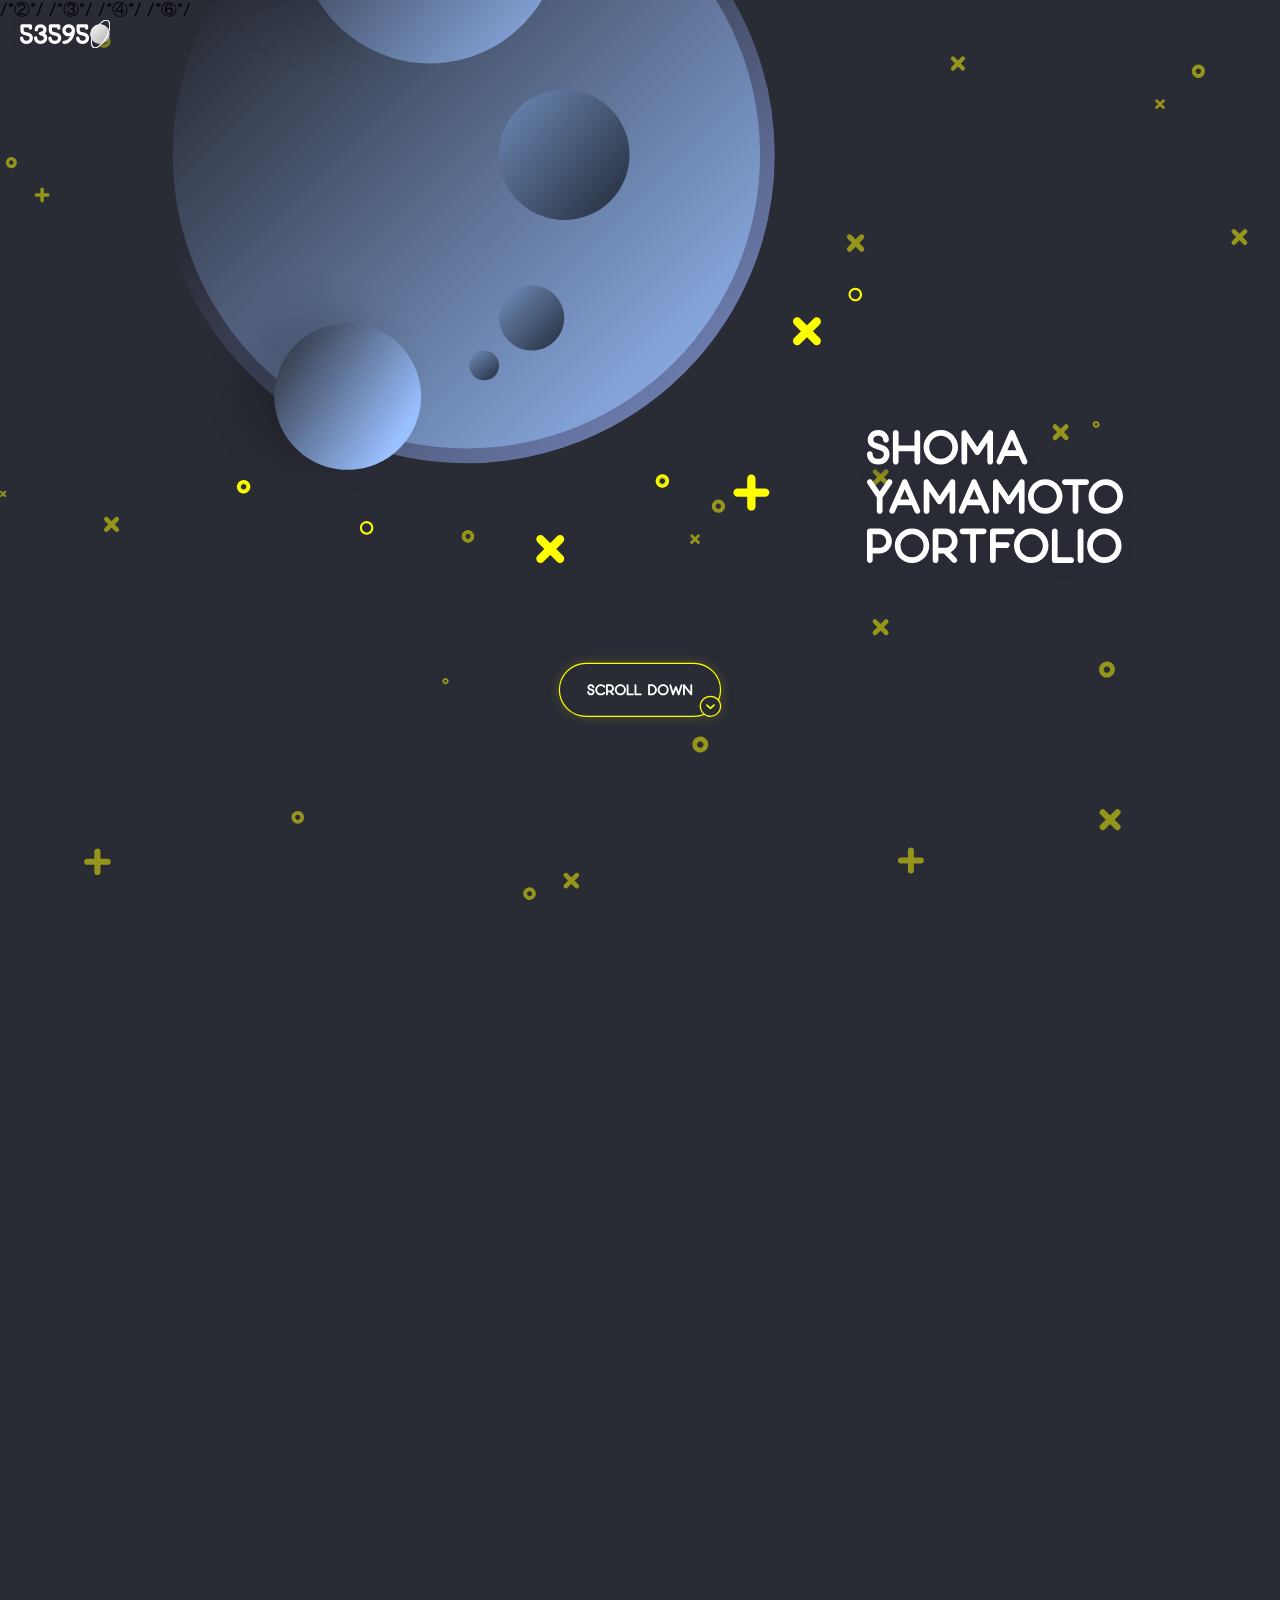
<file: index.html>
<!DOCTYPE html>
<html lang="ja">
<head>
  <!-- Global site tag (gtag.js) - Google Analytics -->
  <script async src="https://www.googletagmanager.com/gtag/js?id=UA-142996184-1"></script>
  <script>
    window.dataLayer = window.dataLayer || [];
    function gtag(){dataLayer.push(arguments);}
    gtag('js', new Date());

    gtag('config', 'UA-142996184-1');
  </script>

  <meta name="twitter:card" content="summary_large_image">
  <meta name="twitter:site" content="@mt_book10" /> /*②*/
  <meta property="og:url" content="https://fizzee.github.io/535950" /> /*③*/
  <meta property="og:title" content="Shoma Yamamoto Portfolio" /> /*④*/
  <meta property="og:image" content="img/twittercard.png" /> /*⑥*/

  <link rel="stylesheet" type="text/css" href="css/style.css">
  <link href="https://fonts.googleapis.com/css?family=Comfortaa" rel="stylesheet">
  <link href="https://fonts.googleapis.com/css?family=M+PLUS+Rounded+1c" rel="stylesheet">
  <link href="https://fonts.googleapis.com/css?family=Comfortaa:600&display=swap" rel="stylesheet">
  <link rel="stylesheet" href="https://use.fontawesome.com/releases/v5.5.0/css/all.css" integrity="sha384-B4dIYHKNBt8Bc12p+WXckhzcICo0wtJAoU8YZTY5qE0Id1GSseTk6S+L3BlXeVIU" crossorigin="anonymous">
  <meta charset="utf-8">
  <meta name="viewport" content="width=device-width,initial-scale=1">
  <link href="https://unpkg.com/aos@2.3.1/dist/aos.css" rel="stylesheet">
  <link rel="stylesheet" href="css/fullpage.min.css">
  <link rel=”shortcut icon” href="img/favicon.png">
  <title>Shoma Yamamoto Portfolio</title>
<body>


  <a href="index.html"><div><img src="img/SYP.svg" class="floating"></div></a>
  <div id="fullpage">
    <div class="section">
      <div id="planet"> <img src="img/planet0.svg" class="img0"> <img src="img/SYPL.svg" class="sypl"> </div>
      <div class="scroll_buttom" data-page="2"> <img src="img/SB.svg" class="SB"></div>
    </div>
    <!--/#section1-->


    <div class="section">
      <div id="white-background">
        <div id="works_mom"><a href = "works.html"><img src="img/WORKS.svg" class="works"></a></div>
      </div>
    </div>
    <!--/#section2-->

    <div class="section">
      <div id="white-background">
        <div id="aboutme_mom"><a href = "aboutme.html"><img src="img/ABOUTME.svg" class="aboutme"></a></div>
      </div>
    </div>

    <div class="section">

<div id="contactme_mom"><a href = "https://tayori.com/form/c89b76659560358234ce7260791f5c3ed53e412e"><img src="img/contactme.svg" class="contactme"></a></div>

    </div>


  </div>
  <!--/#pagepiling-->
  <!-- js -->
  <script src="https://unpkg.com/aos@2.3.1/dist/aos.js"></script>
  <script>
    AOS.init();
  </script>
  <script src="//ajax.googleapis.com/ajax/libs/jquery/3.3.1/jquery.min.js"></script>
  <script src="js/easings.min.js"></script>
  <script src="js/scrolloverflow.min.js"></script>
  <script src="js/fullpage.min.js"></script>
  <script>
    $(function(){
      $('#fullpage').fullpage({

      scrollingSpeed: 700, //スクロールのスピード
      autoScrolling: true, //スクロールした際に自動で次の要素を表示
      fitToSection: true, //要素を自動で画面に合わせて調整
      fitToSectionDelay: 800, //自動で画面に合わせる際のスピード
      scrollBar: false, //ブラウザのスクロールバーの表示
      css3:false,

    });
    });

    const $btn = $('.scroll_buttom');

//ページ送りボタン
    $btn.on('click',(e)=>{
    e.preventDefault();
    let movePage = $(e.currentTarget).data('page'); //data要素の番号を取り出す
    $.fn.fullpage.moveTo(movePage); //Pageを動かすメソッドにより出した番号をつける
  });
  </script>
</body>
</html>
</file>
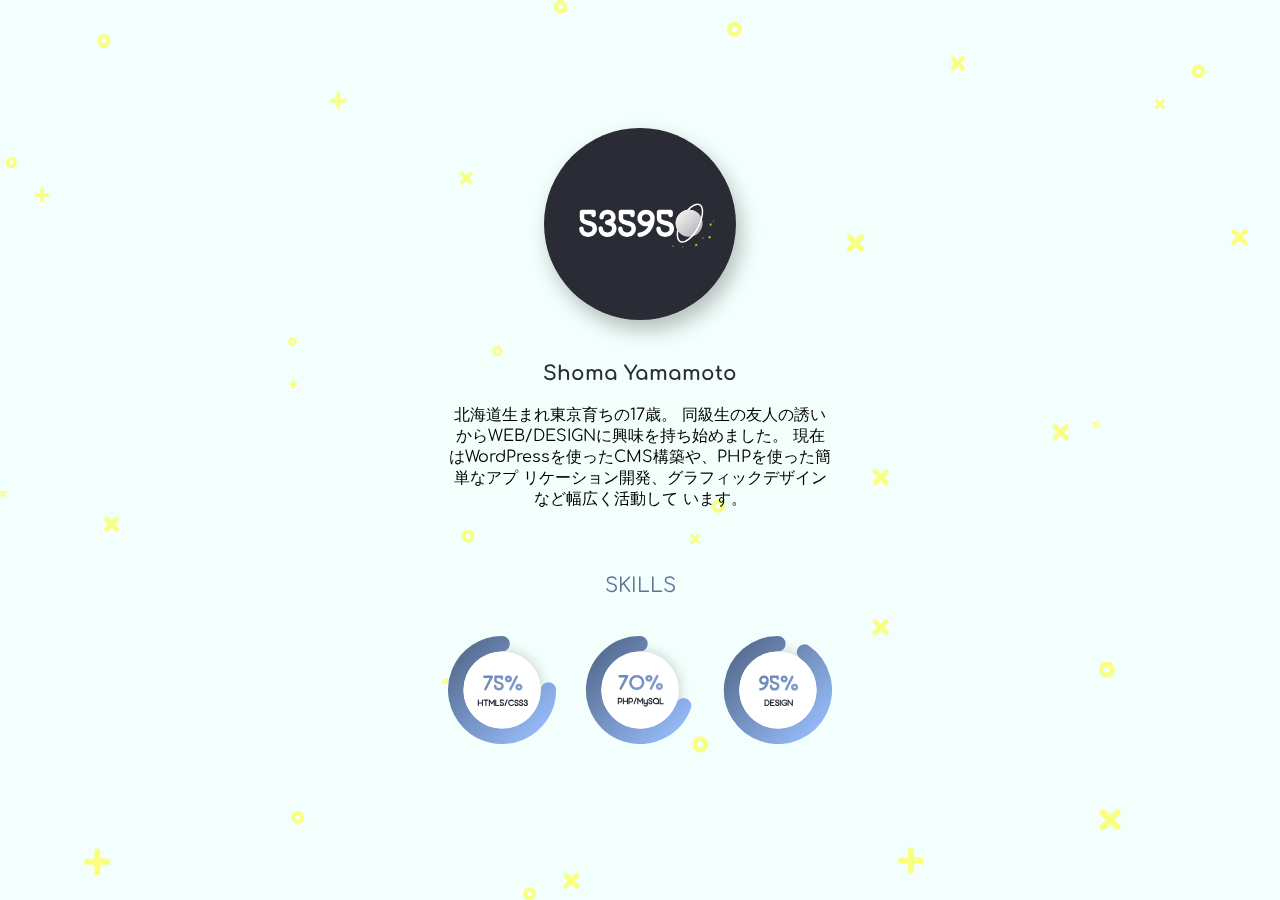
<file: aboutme.html>
<!DOCTYPE html>
<html lang="ja">
<head>
  <!-- Global site tag (gtag.js) - Google Analytics -->
  <script async src="https://www.googletagmanager.com/gtag/js?id=UA-142996184-1"></script>
  <script>
    window.dataLayer = window.dataLayer || [];
    function gtag(){dataLayer.push(arguments);}
    gtag('js', new Date());

    gtag('config', 'UA-142996184-1');
  </script>
  <link rel="stylesheet" type="text/css" href="css/aboutme.css">
  <link rel="stylesheet" type="text/css" href="css/style.css">
  <link rel="stylesheet" type="text/css" href="css/works.css">
  <link href="https://fonts.googleapis.com/css?family=Comfortaa" rel="stylesheet">
  <link href="https://fonts.googleapis.com/css?family=M+PLUS+Rounded+1c" rel="stylesheet">
  <link href="https://fonts.googleapis.com/css?family=Comfortaa:600&display=swap" rel="stylesheet">
  <link rel="stylesheet" href="https://use.fontawesome.com/releases/v5.5.0/css/all.css" integrity="sha384-B4dIYHKNBt8Bc12p+WXckhzcICo0wtJAoU8YZTY5qE0Id1GSseTk6S+L3BlXeVIU" crossorigin="anonymous">
  <meta charset="utf-8">
  <meta name="viewport" content="width=device-width,initial-scale=1">
  <link href="https://unpkg.com/aos@2.3.1/dist/aos.css" rel="stylesheet">
  <link rel="stylesheet" href="css/fullpage.min.css">
  <link rel=”shortcut icon” href="img/favicon.png">
  <title>Shoma Yamamoto Portfolio</title>
</head>

<body>

<a href="index.html" class = "back"><i class="fas fa-arrow-left floating"></i></a>

<img src="img/mylogo.svg" class="mylogo">

<p class = "name">Shoma Yamamoto</p>

<p class = "description">
北海道生まれ東京育ちの17歳。
同級生の友人の誘いからWEB/DESIGNに興味を持ち始めました。
現在はWordPressを使ったCMS構築や、PHPを使った簡単なアプ
リケーション開発、グラフィックデザインなど幅広く活動して
います。
</p>

<p class = "s-title"><i class="fas fa-bolt"></i>  SKILLS  <i class="fas fa-bolt"></i></p>

<img src="img/skills.svg" class="skills">

</body>
</file>
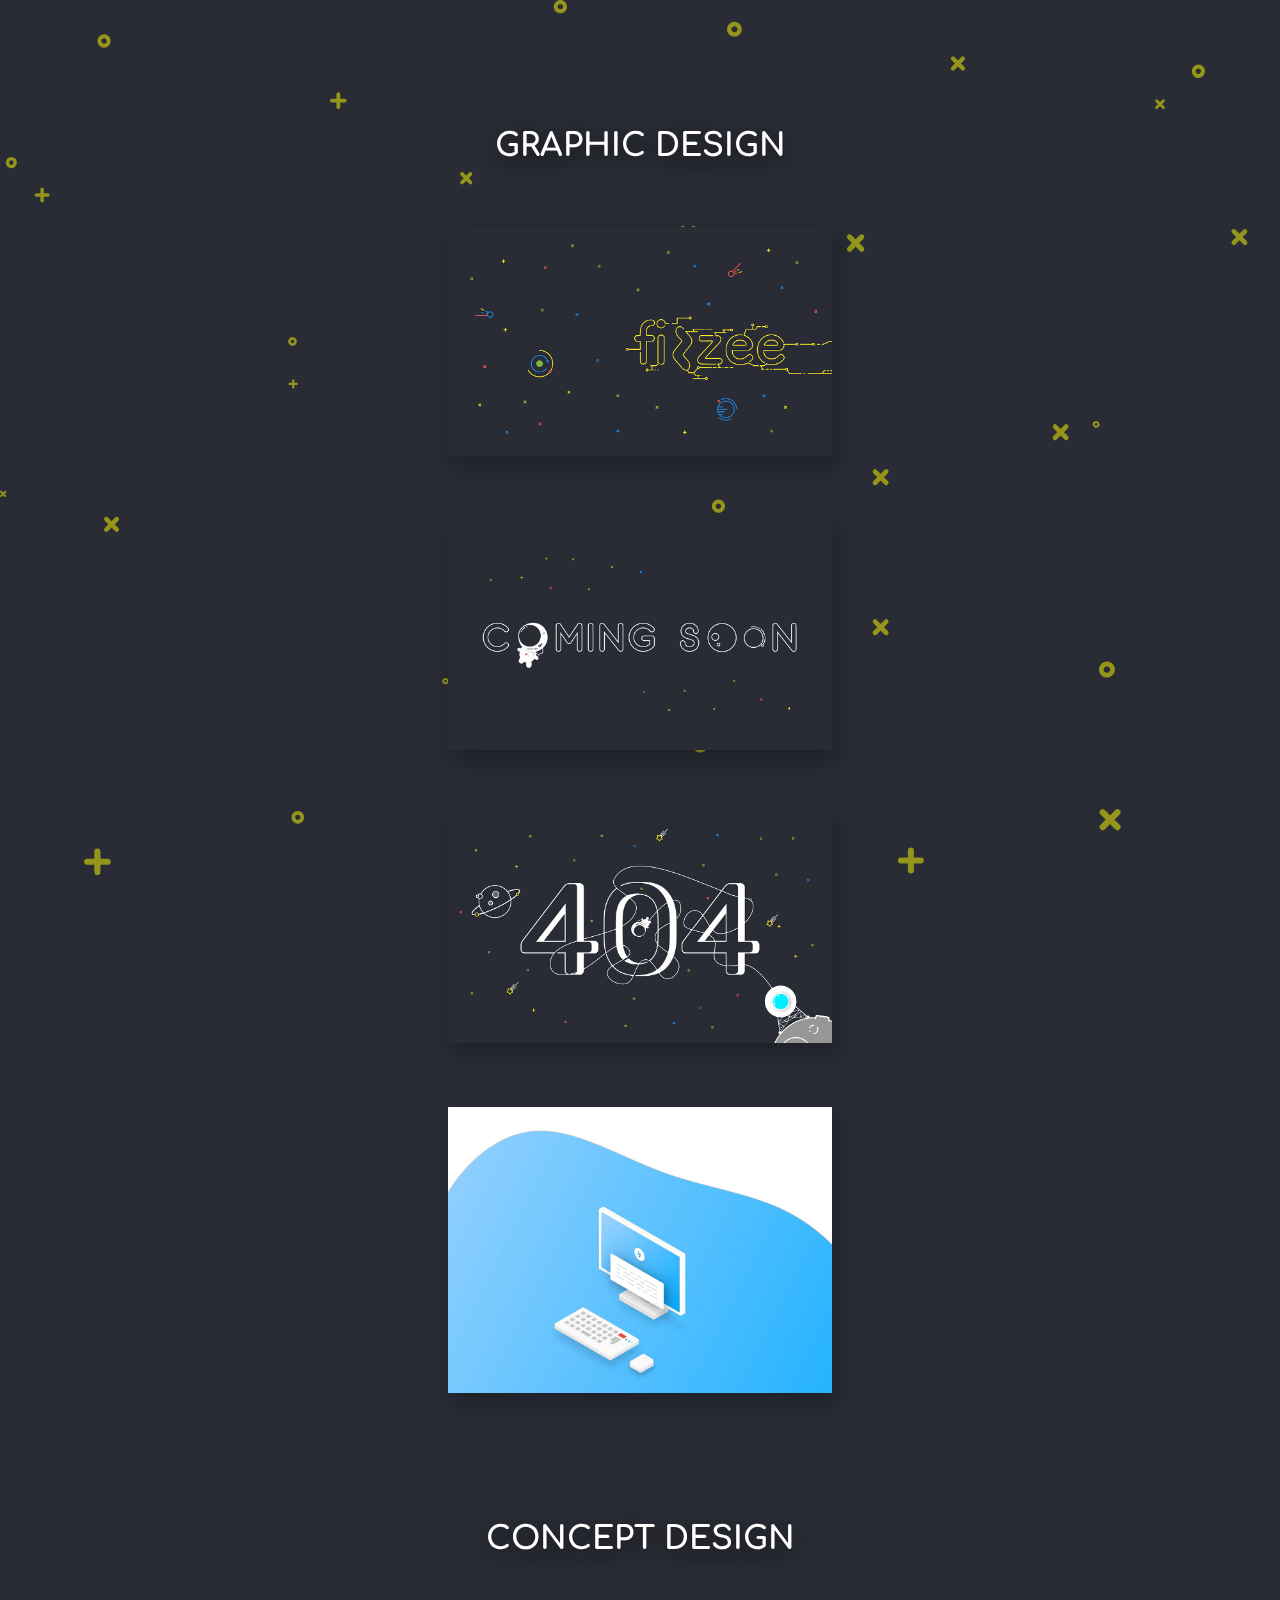
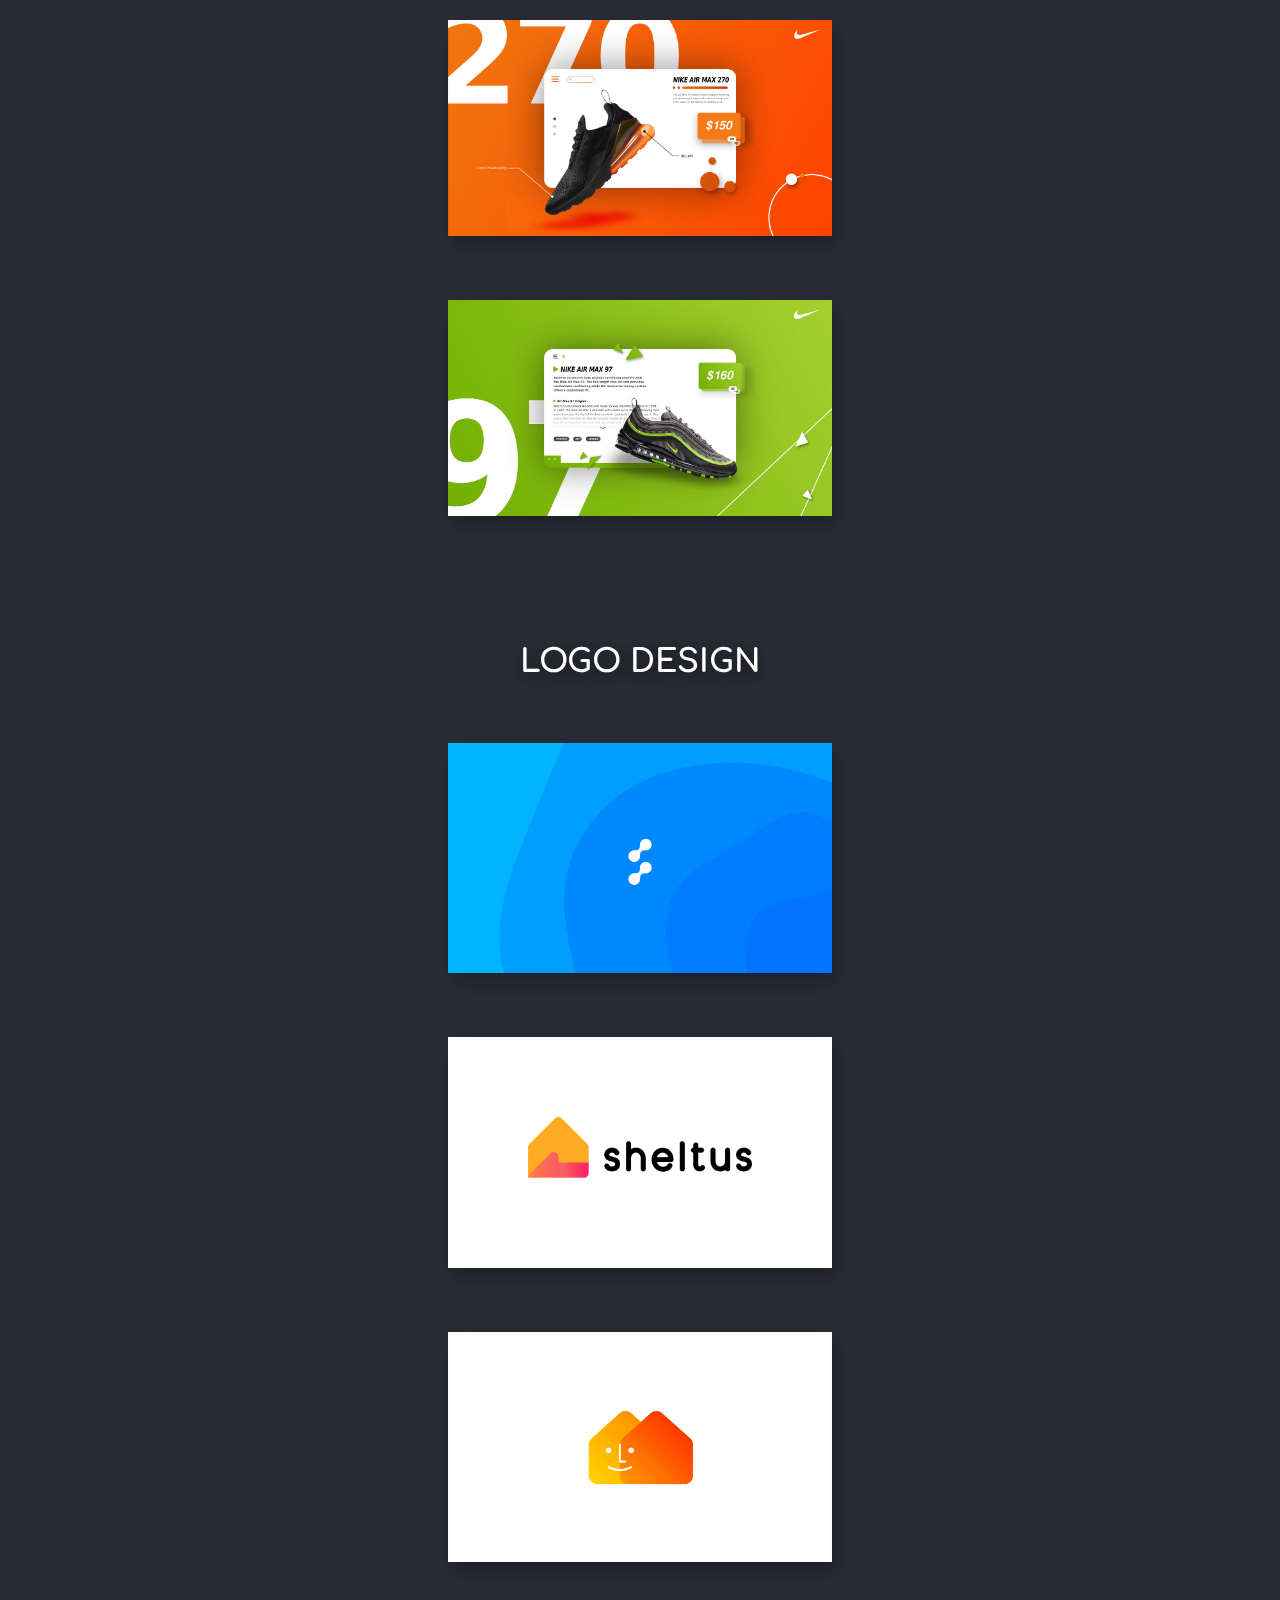
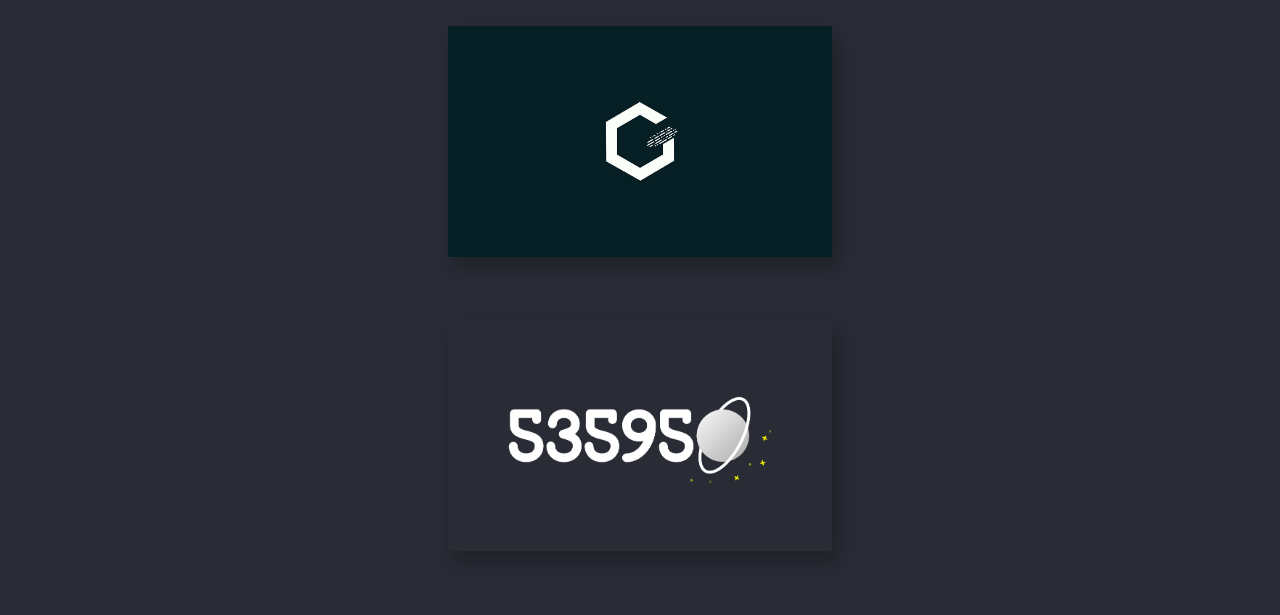
<file: works.html>
<!DOCTYPE html>
<html lang="ja">
<head>
  <!-- Global site tag (gtag.js) - Google Analytics -->
  <script async src="https://www.googletagmanager.com/gtag/js?id=UA-142996184-1"></script>
  <script>
    window.dataLayer = window.dataLayer || [];
    function gtag(){dataLayer.push(arguments);}
    gtag('js', new Date());

    gtag('config', 'UA-142996184-1');
  </script>
  <link rel="stylesheet" type="text/css" href="css/works.css">
  <link rel="stylesheet" type="text/css" href="css/style.css">
  <link href="https://fonts.googleapis.com/css?family=Comfortaa" rel="stylesheet">
  <link href="https://fonts.googleapis.com/css?family=M+PLUS+Rounded+1c" rel="stylesheet">
  <link href="https://fonts.googleapis.com/css?family=Comfortaa:600&display=swap" rel="stylesheet">
  <link rel="stylesheet" href="https://use.fontawesome.com/releases/v5.5.0/css/all.css" integrity="sha384-B4dIYHKNBt8Bc12p+WXckhzcICo0wtJAoU8YZTY5qE0Id1GSseTk6S+L3BlXeVIU" crossorigin="anonymous">
  <meta charset="utf-8">
  <meta name="viewport" content="width=device-width,initial-scale=1">
  <link href="https://unpkg.com/aos@2.3.1/dist/aos.css" rel="stylesheet">
  <link rel="stylesheet" href="css/fullpage.min.css">
  <link rel=”shortcut icon” href="img/favicon.png">
  <title>Shoma Yamamoto Portfolio</title>
</head>

<body>

<a href="index.html" class = "back"><i class="fas fa-arrow-left floating"></i></a>

<p class = "w-title"><i class="fas fa-caret-down"></i> GRAPHIC DESIGN</p>

<img src="img/GD/1.png" class="img">
<img src="img/GD/2.png" class="img">
<img src="img/GD/3.png" class="img">
<img src="img/GD/4.png" class="img">

<p class = "w-title"><i class="fas fa-caret-down"></i> CONCEPT DESIGN</p>

<img src="img/CD/1.png" class="img">
<img src="img/CD/2.png" class="img img">

<p class = "w-title"><i class="fas fa-caret-down"></i> LOGO DESIGN</p>

<img src="img/LD/1.png" class="img">
<img src="img/LD/12.png" class="img">
<img src="img/LD/3.png" class="img">
<img src="img/LD/4.png" class="img">
<img src="img/LD/5.png" class="img img-l">

</body>
</file>
<file: css/style.css>
:root {
  --txt-shdw: 0px 2px 1.5px #292b35;
}

/*============================================*/

html {
  background-color: #292b35;
  font-family: 'Comfortaa', cursive;
  /*Google Fonts*/
}

body {
  margin: 0;
}

body:before{
  content:"";
  display:block;
  position:fixed;
  top:0;
  left:0;
  z-index:-1;
  width:100%;
  height:100vh;
  background-image: url("../img/backi.svg") !important;
  background-size:cover;
  background-repeat: no-repeat;
}

.icons {
  color: black;
}

.type {
  font-size: 10px;
}

#planet {
  position: relative;
  text-align: center;
}

.floating {
  z-index: 100;
  filter: drop-shadow( 0px 0px 4px #292b35);
}

#white-background {
  background-color: white;
  height: 100%;
  text-align: center;
}

@media screen and (max-width: 480px) {
  .floating {
    width: 80px;
    top: 10px;
    left: 10px;
    position: fixed;
    z-index: 100;
  }
  .img0 {
    position: relative;
    width: 85%;
    margin-top: -70%;
    margin-left: -20%;
    box-sizing: border-box;
    z-index: 1;
  }
  .sypl {
    position: relative;
    width: 50%;
    margin-top: 15%;
    z-index: 2;
    filter: drop-shadow( 0px 5px 5px #292b35);
  }
  #skills {
    position: relative;
    text-align: center;
    height: 100%;
    background-color: #292b35;
  }
  .skills {
    position: relative;
    margin-top: 10%;
    margin-bottom: 10%;
    width: 70%;
  }
  .scroll_buttom {
    position: relative;
    text-align: center;
    top: 8%;
  }
  .SB {
    width: 50%;
  }

  .works , .aboutme , .contactme{
  position: absolute;
  top: 0;
  bottom: 0;
  left: 0;
  right: 0;
  margin: auto;
  max-width: 100%;
  max-height: 100%;
  width: 80%;
  }
}

@media screen and (min-width: 481px) and (max-width: 1024px) {
  .floating {
    width: 70px;
    top: 20px;
    left: 20px;
    position: fixed;
    z-index: 100;
  }
  .img0 {
    position: relative;
    width: 65%;
    margin-top: -50%;
    z-index: 1;
  }
  .sypl {
    position: relative;
    width: 35%;
    margin-top: 10%;
    z-index: 2;
    filter: drop-shadow( 0px 5px 5px #292b35);
  }
  #skills {
    position: relative;
    text-align: center;
    height: 100%;
    background-color: #292b35;
  }
  .skills {
    position: relative;
    margin-top: 10%;
    width: 60%;
    margin-bottom: 10%;
  }
  .scroll_buttom {
    position: relative;
    text-align: center;
    top: 8%;
  }
  .SB {
    width: 35%;
  }

  .works , .aboutme , .contactme{
  width: 70%;
  position: absolute;
  top: 0;
  bottom: 0;
  left: 0;
  right: 0;
  margin: auto;
  max-width: 100%;
  max-height: 100%;
  }
}

@media screen and (min-width: 1025px) {
  .floating {
    width: 90px;
    top: 20px;
    left: 20px;
    position: fixed;
    z-index: 100;
  }
  .img0 {
    position: relative;
    display: inline-block;
    margin-top: -40%;
    width: 55%;
    z-index: 1;
  }
  .sypl {
    position: relative;
    width: 20%;
    margin-top: 10%;
    z-index: 2;
    filter: drop-shadow( 0px 5px 5px #292b35);
  }
  #skills {
    position: relative;
    text-align: center;
    height: 100%;
    background-color: #292b35;
  }
  .skills {
    position: relative;
    margin-top: 3%;
    width: 30%;
    margin-bottom: 10%;
  }
  .scroll_buttom {
    position: relative;
    text-align: center;
    top: 8%;
  }
  .SB {
    width: 15%;
  }

  .works , .aboutme ,  .contactme{
  position: absolute;
  top: 0;
  bottom: 0;
  left: 0;
  right: 0;
  margin: auto;
  max-width: 100%;
  max-height: 100%;
  width: 35%;
  }
}
</file>
<file: css/aboutme.css>
html{
  background-color: #F2FFFC !important;
}

body{
  text-align: center;
}



@media screen and (max-width: 480px) {
  
  .mylogo{
  width: 35%;
  margin-top: 20%;
  border-radius: 50%;
  box-shadow: 5px 10px 20px rgba(0,0,0,0.25);
}
  
      .name{
    margin-top: 5%;
    font-size: 15px;
        font-weight: 1000;
    color: #292b35;
  }
  
  .description{
    width: 70%;
    margin: 0 auto;
    word-wrap: break-word;
  }
  
  .s-title{
  font-size: 20px;
  margin-top: 10%;
  margin-bottom: -5%;
  /* Permalink - use to edit and share this gradient: https://colorzilla.com/gradient-editor/#5d759b+0,7db9e8+99,7db9e8+99,92b7f3+99,7db9e8+100 */
  color: #5d759b; /* Old browsers */
  color: -moz-linear-gradient(-45deg, #5d759b 0%, #7db9e8 99%, #7db9e8 99%, #92b7f3 99%, #7db9e8 100%); /* FF3.6-15 */
  color: -webkit-linear-gradient(-45deg, #5d759b 0%,#7db9e8 99%,#7db9e8 99%,#92b7f3 99%,#7db9e8 100%); /* Chrome10-25,Safari5.1-6 */
  color: linear-gradient(135deg, #5d759b 0%,#7db9e8 99%,#7db9e8 99%,#92b7f3 99%,#7db9e8 100%); /* W3C, IE10+, FF16+, Chrome26+, Opera12+, Safari7+ */
}
  

}

@media screen and (min-width: 481px) and (max-width: 1024px) {
  
  .mylogo{
  width: 30%;
  margin-top: 20%;
  border-radius: 50%;
  box-shadow: 5px 10px 20px rgba(0,0,0,0.25);
}

    .name{
    margin-top: 5%;
    font-size: 20px;
    font-weight: 1000;
    color: #292b35;
  }
  
    .description{
    width: 60%;
    margin: 0 auto;
    word-wrap: break-word;
  }
  
  .s-title{
  font-size: 20px;
  margin-top: 10%;
  margin-bottom: -5%;
  /* Permalink - use to edit and share this gradient: https://colorzilla.com/gradient-editor/#5d759b+0,7db9e8+99,7db9e8+99,92b7f3+99,7db9e8+100 */
  color: #5d759b; /* Old browsers */
  color: -moz-linear-gradient(-45deg, #5d759b 0%, #7db9e8 99%, #7db9e8 99%, #92b7f3 99%, #7db9e8 100%); /* FF3.6-15 */
  color: -webkit-linear-gradient(-45deg, #5d759b 0%,#7db9e8 99%,#7db9e8 99%,#92b7f3 99%,#7db9e8 100%); /* Chrome10-25,Safari5.1-6 */
  color: linear-gradient(135deg, #5d759b 0%,#7db9e8 99%,#7db9e8 99%,#92b7f3 99%,#7db9e8 100%); /* W3C, IE10+, FF16+, Chrome26+, Opera12+, Safari7+ */
}
  
}

@media screen and (min-width: 1025px) {

  .mylogo{
  width: 15%;
  margin-top: 10%;
  border-radius: 50%;
  box-shadow: 5px 10px 20px rgba(0,0,0,0.25);
}
  
  .name{
    margin-top: 3%;
    font-size: 20px;
    font-weight: 1000;
    color: #292b35;
  }
  
    .description{
    width: 30%;
    margin: 0 auto;
    word-wrap: break-word;
  }
  
  .s-title{
  font-size: 20px;
  margin-top: 5%;
  margin-bottom: 0%;
  /* Permalink - use to edit and share this gradient: https://colorzilla.com/gradient-editor/#5d759b+0,7db9e8+99,7db9e8+99,92b7f3+99,7db9e8+100 */
  color: #5d759b; /* Old browsers */
  color: -moz-linear-gradient(-45deg, #5d759b 0%, #7db9e8 99%, #7db9e8 99%, #92b7f3 99%, #7db9e8 100%); /* FF3.6-15 */
  color: -webkit-linear-gradient(-45deg, #5d759b 0%,#7db9e8 99%,#7db9e8 99%,#92b7f3 99%,#7db9e8 100%); /* Chrome10-25,Safari5.1-6 */
  color: linear-gradient(135deg, #5d759b 0%,#7db9e8 99%,#7db9e8 99%,#92b7f3 99%,#7db9e8 100%); /* W3C, IE10+, FF16+, Chrome26+, Opera12+, Safari7+ */
}
  
}
</file>
<file: css/works.css>
html{
  text-align: center;
}

body:before{
  content:"";
  display:block;
  position:fixed;
  top:0;
  left:0;
  z-index:-1;
  width:100%;
  height:100vh;
  background-image: url("../img/backi.svg") !important;
  background-size:cover;
  background-repeat: no-repeat;
}

.img{
  width: 80%;
  margin-top: 10%;
  box-shadow: 5px 10px 20px rgba(0,0,0,0.25);
}

.img-l{
  margin-bottom: 10%;
}

.back{
    color: white;
}

@media screen and (max-width: 480px) {
  .floating {
    width: 80px;
    margin-top: 15px;
    margin-left: -15px;
    position: fixed;
    z-index: 100;
  }

  .w-title{
  text-align: center;
  font-size: 150%;
  font-weight: 1000;
  margin-top: 20%;
  color: white;
  filter: drop-shadow( 0px 5px 10px #101010);
}

}

@media screen and (min-width: 481px) and (max-width: 1024px) {
  .floating {
    width: 70px;
    margin-top: 15px;
    margin-left: -15px;
    position: fixed;
    z-index: 100;
  }

  .img{
  width: 50%;
  margin-top: 10%;
  box-shadow: 5px 10px 20px rgba(0,0,0,0.25);
}

  .w-title{
  text-align: center;
  font-size: 150%;
  font-weight: 1000;
  margin-top: 25%;
  color: white;
  filter: drop-shadow( 0px 5px 10px #101010);
}

}

@media screen and (min-width: 1025px) {
  .floating {
    width: 90px;
    margin-top: 15px;
    margin-left: -15px;
    position: fixed;
    z-index: 100;
  }

  .img{
  display: block;
  margin: 0 auto;
  width: 30%;
  margin-top: 5%;
  margin-bottom: 5%;
  box-shadow: 5px 10px 20px rgba(0,0,0,0.25);
}

  .w-title{
  text-align: center;
  font-size: 200%;
  font-weight: 1000;
  margin-top: 10%;
  color: white;
  filter: drop-shadow( 0px 5px 10px #101010);
}

}
</file>
